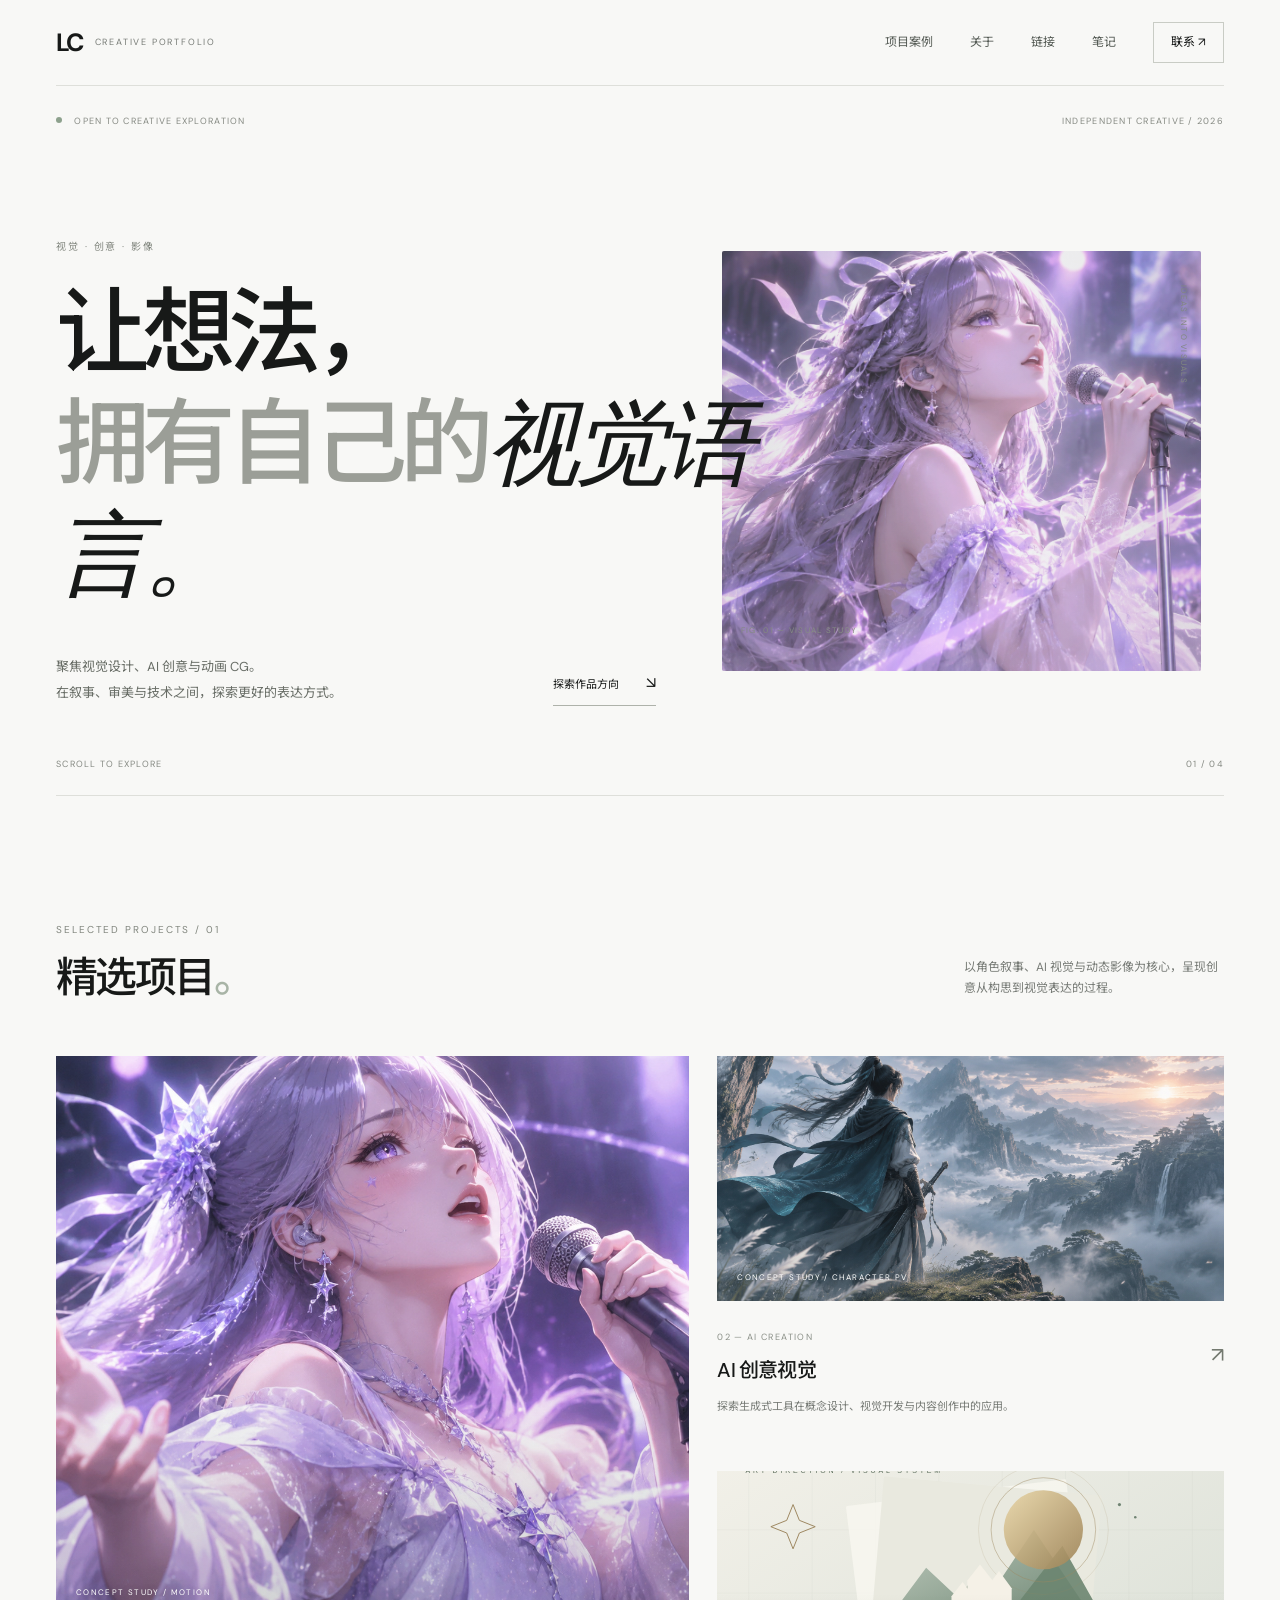
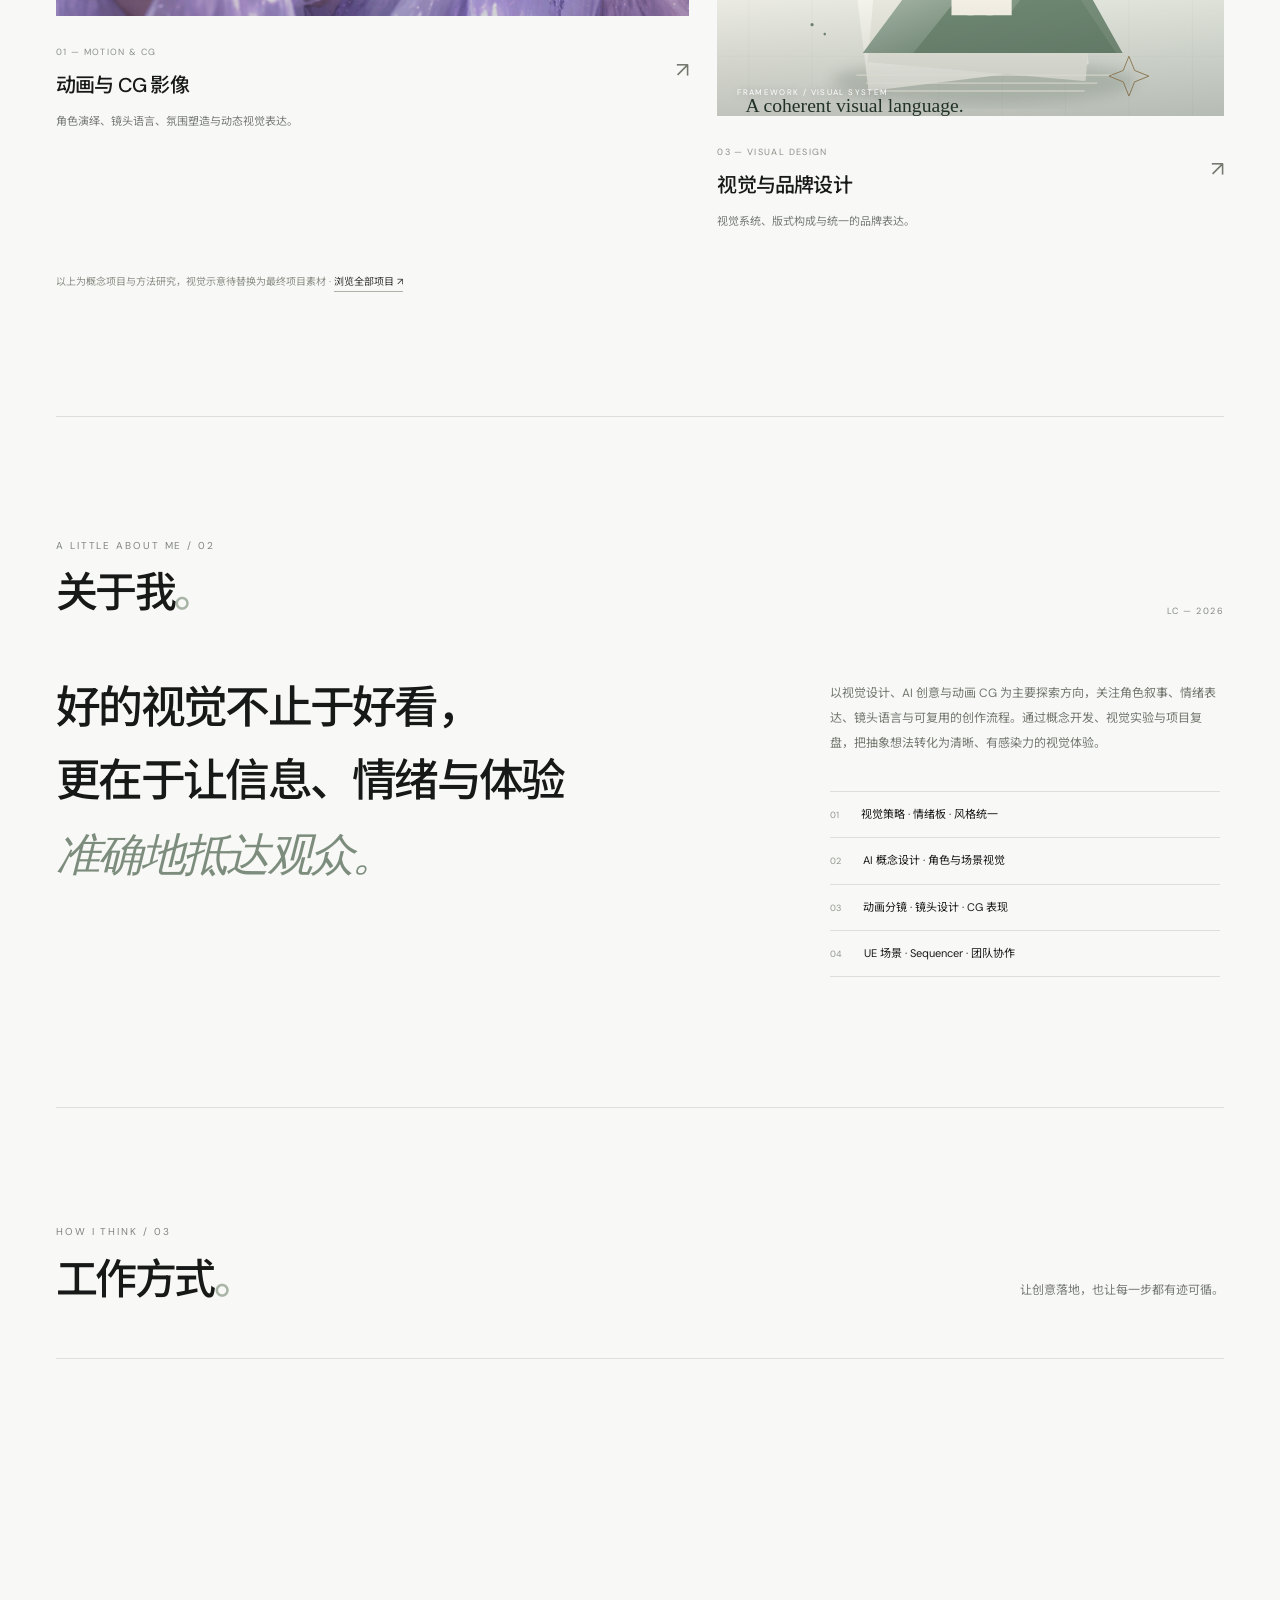
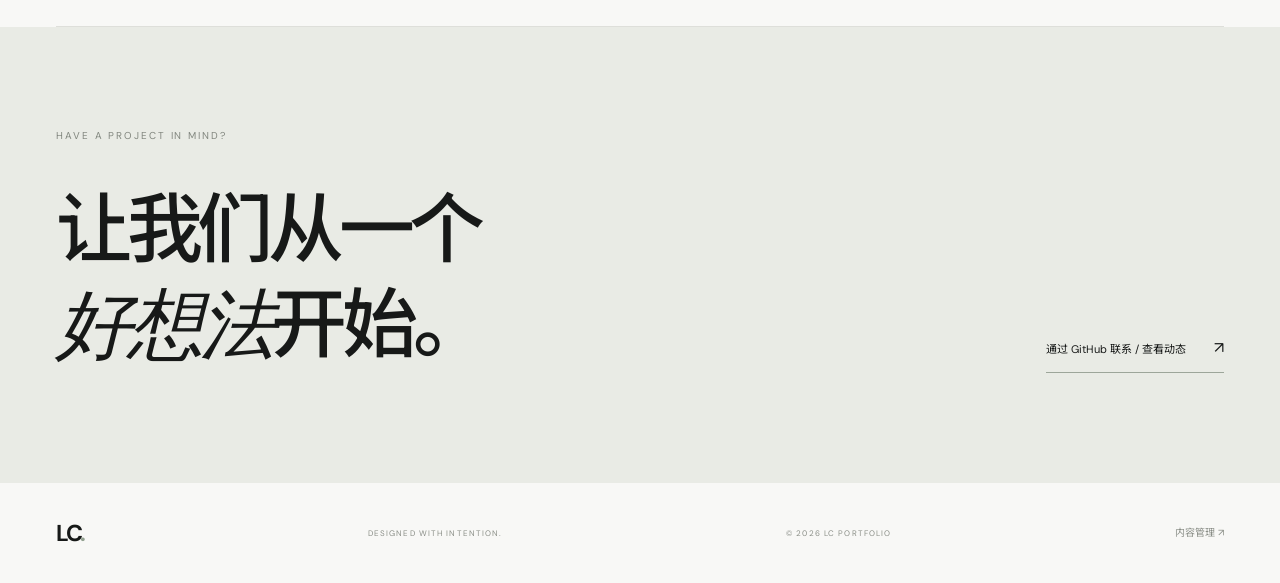
<file: index.html>
<!doctype html>
<html lang="zh-CN">
<head>
<meta charset="utf-8">
<meta name="viewport" content="width=device-width,initial-scale=1">
<meta name="theme-color" content="#f8f8f6">
<meta name="description" content="LC 个人创意作品集，聚焦视觉设计、AI创意、动画与CG影像。">
<title>LC — Creative Portfolio</title>
<link rel="preconnect" href="https://fonts.googleapis.com">
<link rel="preconnect" href="https://fonts.gstatic.com" crossorigin>
<link href="https://fonts.googleapis.com/css2?family=DM+Sans:wght@400;500;600;700&family=Noto+Sans+SC:wght@400;500;600;700&display=swap" rel="stylesheet">
<link rel="stylesheet" href="style.css">
</head>
<body>
<a class="skip" href="#main">跳到正文</a>
<header class="site-header">
<a class="brand" href="index.html" aria-label="LC 首页"><span class="brand-mark">LC</span><span class="brand-name">CREATIVE PORTFOLIO</span></a>
<button class="menu-toggle" type="button" aria-expanded="false" aria-controls="site-nav" aria-label="打开导航"><span></span><span></span></button>
<nav id="site-nav" aria-label="主导航"><a href="projects.html">项目案例</a><a href="#about">关于</a><a href="links.html">链接</a><a href="notes.html">笔记</a><a class="nav-contact" href="#contact">联系 ↗</a></nav>
</header>
<main id="main">
<section class="hero" aria-labelledby="hero-title">
<div class="hero-meta"><span><i class="status-dot"></i> OPEN TO CREATIVE EXPLORATION</span><span>INDEPENDENT CREATIVE / 2026</span></div>
<div class="hero-copy"><p class="eyebrow">视觉 · 创意 · 影像</p><h1 id="hero-title">让想法，<br><span>拥有自己的</span><em>视觉语言。</em></h1><div class="hero-bottom"><p class="hero-intro">聚焦视觉设计、AI 创意与动画 CG。<br>在叙事、审美与技术之间，探索更好的表达方式。</p><a class="text-link" href="#work">探索作品方向 <span>↘</span></a></div></div>
<div class="hero-art"><img src="assets/fenyin-close-hd.jpg?v=20261119?v=20261119-3" alt="舞台与声音粒子概念视觉"><span class="art-index">FIG. 01 — VISUAL STUDY</span><span class="art-side">IDEAS INTO VISUALS</span></div>
<div class="hero-foot"><span>SCROLL TO EXPLORE</span><span>01 / 04</span></div>
</section>
<section class="section work-section" id="work"><div class="section-heading"><div><p class="eyebrow">SELECTED PROJECTS / 01</p><h2>精选项目<span>。</span></h2></div><p class="section-note">以角色叙事、AI 视觉与动态影像为核心，呈现创意从构思到视觉表达的过程。</p></div>
<div class="work-grid">
<a class="work-card work-card-large" href="project.html?case=fenyin"><div class="work-visual"><img src="assets/fenyin-stage-hd.jpg?v=20261119?v=20261119-3" alt="绯音角色舞台视觉示意"><span class="visual-caption">CONCEPT STUDY / MOTION</span></div><div class="work-info"><div><span class="work-type">01 — MOTION & CG</span><h3>动画与 CG 影像</h3></div><span class="work-arrow">↗</span></div><p class="work-desc">角色演绎、镜头语言、氛围塑造与动态视觉表达。</p></a>
<a class="work-card" href="project.html?case=qingyu"><div class="work-visual"><img src="assets/qingyu-stage-hd.jpg?v=20261119?v=20261119-3" alt="青羽山崖场景视觉示意"><span class="visual-caption">CONCEPT STUDY / CHARACTER PV</span></div><div class="work-info"><div><span class="work-type">02 — AI CREATION</span><h3>AI 创意视觉</h3></div><span class="work-arrow">↗</span></div><p class="work-desc">探索生成式工具在概念设计、视觉开发与内容创作中的应用。</p></a>
<a class="work-card" href="project.html?case=system"><div class="work-visual"><img src="assets/visual-system.svg?v=20261119-3" alt="视觉系统概念版式示意"><span class="visual-caption">FRAMEWORK / VISUAL SYSTEM</span></div><div class="work-info"><div><span class="work-type">03 — VISUAL DESIGN</span><h3>视觉与品牌设计</h3></div><span class="work-arrow">↗</span></div><p class="work-desc">视觉系统、版式构成与统一的品牌表达。</p></a>
</div><p class="work-hint">以上为概念项目与方法研究，视觉示意待替换为最终项目素材 · <a href="projects.html">浏览全部项目 ↗</a></p></section>
<section class="about-section section" id="about"><div class="section-heading"><div><p class="eyebrow">A LITTLE ABOUT ME / 02</p><h2>关于我<span>。</span></h2></div><span class="about-number">LC — 2026</span></div><div class="about-layout"><p class="about-statement">好的视觉不止于好看，<br>更在于让信息、情绪与体验<br><span>准确地抵达观众。</span></p><div class="about-detail"><p>以视觉设计、AI 创意与动画 CG 为主要探索方向，关注角色叙事、情绪表达、镜头语言与可复用的创作流程。通过概念开发、视觉实验与项目复盘，把抽象想法转化为清晰、有感染力的视觉体验。</p><div class="focus-list"><div><span>01</span>视觉策略 · 情绪板 · 风格统一</div><div><span>02</span>AI 概念设计 · 角色与场景视觉</div><div><span>03</span>动画分镜 · 镜头设计 · CG 表现</div><div><span>04</span>UE 场景 · Sequencer · 团队协作</div></div></div></div></section>
<section class="principles-section section"><div class="section-heading"><div><p class="eyebrow">HOW I THINK / 03</p><h2>工作方式<span>。</span></h2></div><p class="section-note">让创意落地，也让每一步都有迹可循。</p></div><div class="principles-grid"><article><span class="principle-no">01</span><h3>先定义问题</h3><p>明确目标、受众与核心信息，再确定视觉策略。</p></article><article><span class="principle-no">02</span><h3>建立视觉系统</h3><p>从情绪板、风格探索到规范，让表达保持一致。</p></article><article><span class="principle-no">03</span><h3>持续迭代</h3><p>重视制作流程、反馈验证与最终交付质量。</p></article></div></section>
<section class="contact-section" id="contact"><p class="eyebrow">HAVE A PROJECT IN MIND?</p><div class="contact-row"><h2>让我们从一个<br><em>好想法</em>开始。</h2><a class="contact-link" href="https://github.com/lc371005266-ux" target="_blank" rel="noopener noreferrer">通过 GitHub 联系 / 查看动态 <span>↗</span></a></div></section>
</main>
<footer class="site-footer"><a class="footer-brand" href="index.html">LC<span>.</span></a><span>DESIGNED WITH INTENTION.</span><span>© 2026 LC PORTFOLIO</span><a href="admin/index.html">内容管理 ↗</a></footer>
<script>
const toggle=document.querySelector('.menu-toggle'),nav=document.querySelector('#site-nav');
toggle.addEventListener('click',()=>{const open=toggle.getAttribute('aria-expanded')==='true';toggle.setAttribute('aria-expanded',String(!open));nav.classList.toggle('is-open',!open)});
nav.querySelectorAll('a').forEach(link=>link.addEventListener('click',()=>{toggle.setAttribute('aria-expanded','false');nav.classList.remove('is-open')}));
const revealItems=document.querySelectorAll('.section,.work-card,.principles-grid article');
if('IntersectionObserver'in window&&!window.matchMedia('(prefers-reduced-motion: reduce)').matches){document.body.classList.add('has-motion');const observer=new IntersectionObserver(entries=>entries.forEach(entry=>{if(entry.isIntersecting){entry.target.classList.add('is-visible');observer.unobserve(entry.target)}}),{threshold:.12});revealItems.forEach(item=>observer.observe(item))}
</script>
</body>
</html>
</file>
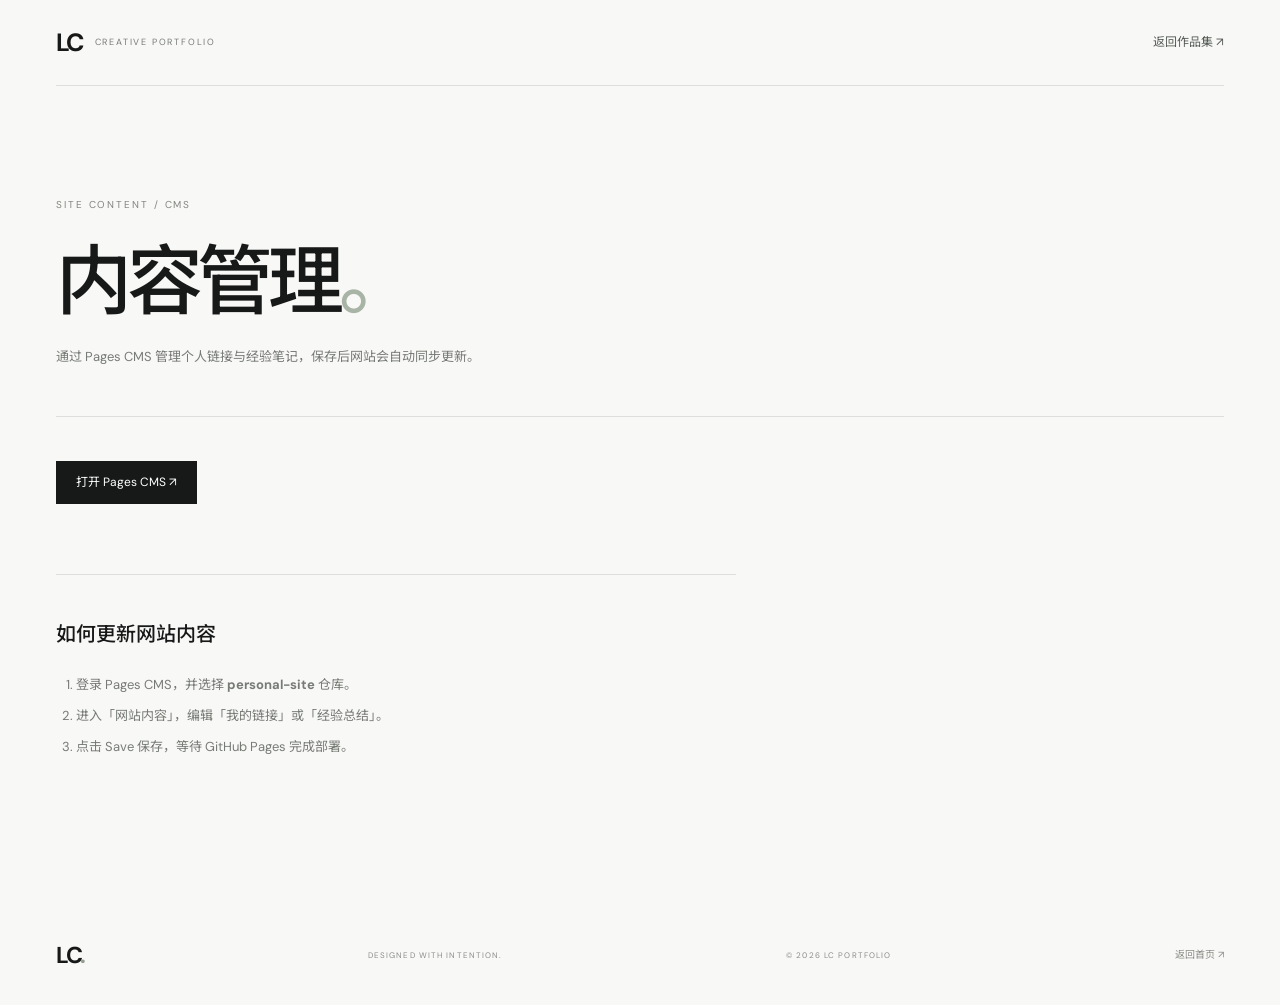
<file: admin/index.html>
<!doctype html>
<html lang="zh-CN">
<head>
<meta charset="utf-8">
<meta name="viewport" content="width=device-width,initial-scale=1">
<meta name="theme-color" content="#f8f8f6">
<title>内容管理 · LC Creative Portfolio</title>
<link rel="preconnect" href="https://fonts.googleapis.com">
<link rel="preconnect" href="https://fonts.gstatic.com" crossorigin>
<link href="https://fonts.googleapis.com/css2?family=DM+Sans:wght@400;500;600;700&family=Noto+Sans+SC:wght@400;500;600;700&display=swap" rel="stylesheet">
<link rel="stylesheet" href="../style.css">
</head>
<body>
<header class="site-header">
<a class="brand" href="../index.html"><span class="brand-mark">LC</span><span class="brand-name">CREATIVE PORTFOLIO</span></a>
<nav aria-label="主导航"><a href="../index.html">返回作品集 ↗</a></nav>
</header>
<main class="content-page">
<div class="content-intro"><p class="eyebrow">SITE CONTENT / CMS</p><h1>内容管理<span>。</span></h1><p>通过 Pages CMS 管理个人链接与经验笔记，保存后网站会自动同步更新。</p></div>
<a class="button" href="https://app.pagescms.org/" target="_blank" rel="noopener noreferrer">打开 Pages CMS ↗</a>
<section class="admin-help"><h2>如何更新网站内容</h2><ol><li>登录 Pages CMS，并选择 <strong>personal-site</strong> 仓库。</li><li>进入「网站内容」，编辑「我的链接」或「经验总结」。</li><li>点击 Save 保存，等待 GitHub Pages 完成部署。</li></ol></section>
</main>
<footer class="site-footer"><a class="footer-brand" href="../index.html">LC<span>.</span></a><span>DESIGNED WITH INTENTION.</span><span>© 2026 LC PORTFOLIO</span><a href="../index.html">返回首页 ↗</a></footer>
</body>
</html>
</file>
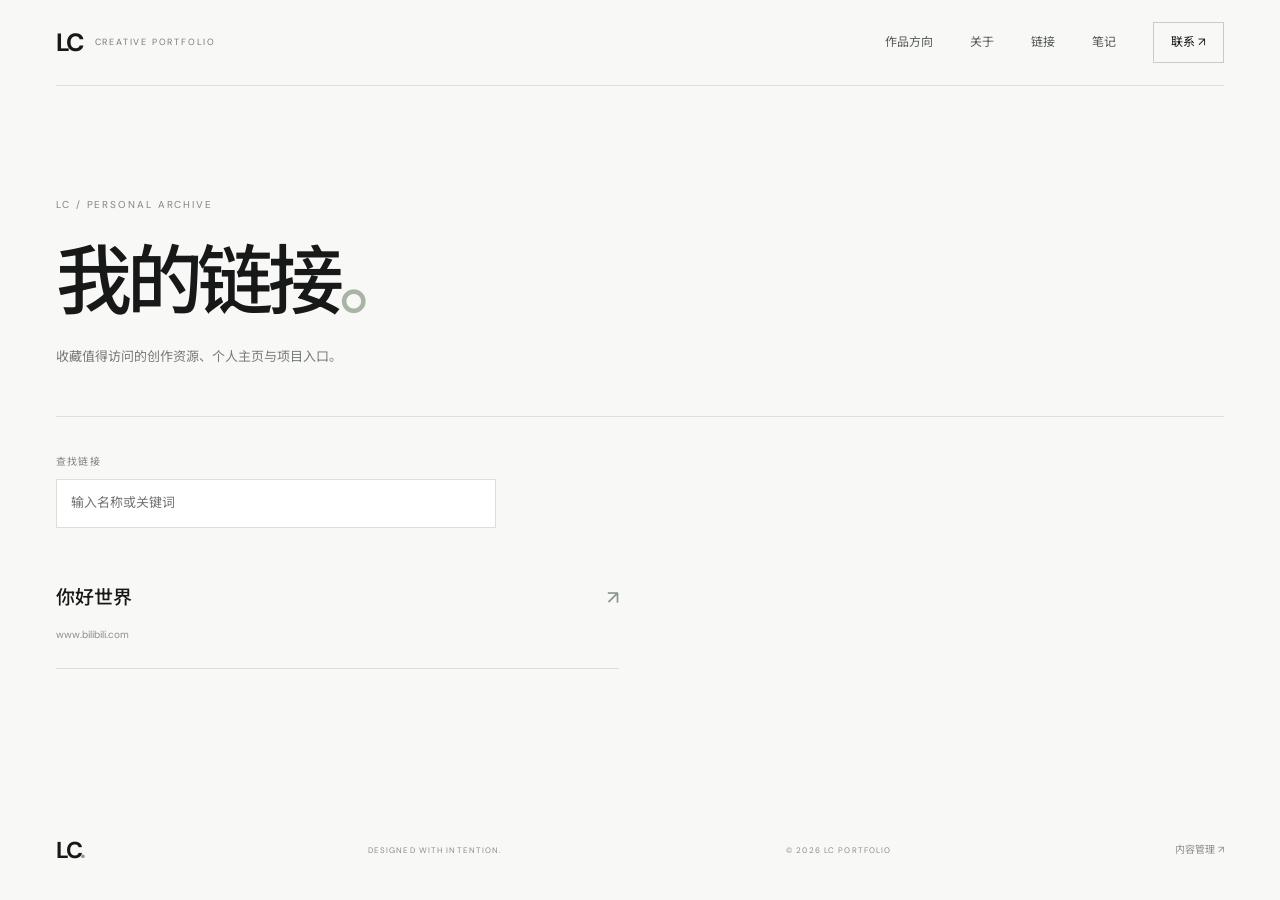
<file: links.html>
<!doctype html>
<html lang="zh-CN">
<head>
<meta charset="utf-8">
<meta name="viewport" content="width=device-width,initial-scale=1">
<meta name="theme-color" content="#f8f8f6">
<meta name="description" content="收藏值得访问的创作资源、个人主页与项目入口。">
<title>我的链接 · LC Creative Portfolio</title>
<link rel="preconnect" href="https://fonts.googleapis.com">
<link rel="preconnect" href="https://fonts.gstatic.com" crossorigin>
<link href="https://fonts.googleapis.com/css2?family=DM+Sans:wght@400;500;600;700&family=Noto+Sans+SC:wght@400;500;600;700&display=swap" rel="stylesheet">
<link rel="stylesheet" href="style.css">
</head>
<body>
<a class="skip" href="#main">跳到正文</a>
<header class="site-header">
<a class="brand" href="index.html"><span class="brand-mark">LC</span><span class="brand-name">CREATIVE PORTFOLIO</span></a>
<button class="menu-toggle" type="button" aria-expanded="false" aria-controls="site-nav" aria-label="打开导航"><span></span><span></span></button>
<nav id="site-nav" aria-label="主导航"><a href="index.html#work">作品方向</a><a href="index.html#about">关于</a><a href="links.html" aria-current="page">链接</a><a href="notes.html" >笔记</a><a class="nav-contact" href="index.html#contact">联系 ↗</a></nav>
</header>
<main id="main" class="content-page">
<div class="content-intro"><p class="eyebrow">LC / PERSONAL ARCHIVE</p><h1>我的链接<span>。</span></h1><p>收藏值得访问的创作资源、个人主页与项目入口。</p></div>
<div id="content-list" class="grid" aria-live="polite">正在加载…</div>
<noscript>请启用 JavaScript 查看内容。</noscript>
</main>
<footer class="site-footer"><a class="footer-brand" href="index.html">LC<span>.</span></a><span>DESIGNED WITH INTENTION.</span><span>© 2026 LC PORTFOLIO</span><a href="admin/index.html">内容管理 ↗</a></footer>
<script src="content.js" defer data-kind="links"></script>
<script>
const toggle=document.querySelector('.menu-toggle'),nav=document.querySelector('#site-nav');
toggle.addEventListener('click',()=>{const open=toggle.getAttribute('aria-expanded')==='true';toggle.setAttribute('aria-expanded',String(!open));nav.classList.toggle('is-open',!open)});
nav.querySelectorAll('a').forEach(link=>link.addEventListener('click',()=>{toggle.setAttribute('aria-expanded','false');nav.classList.remove('is-open')}));
</script>
</body>
</html>
</file>
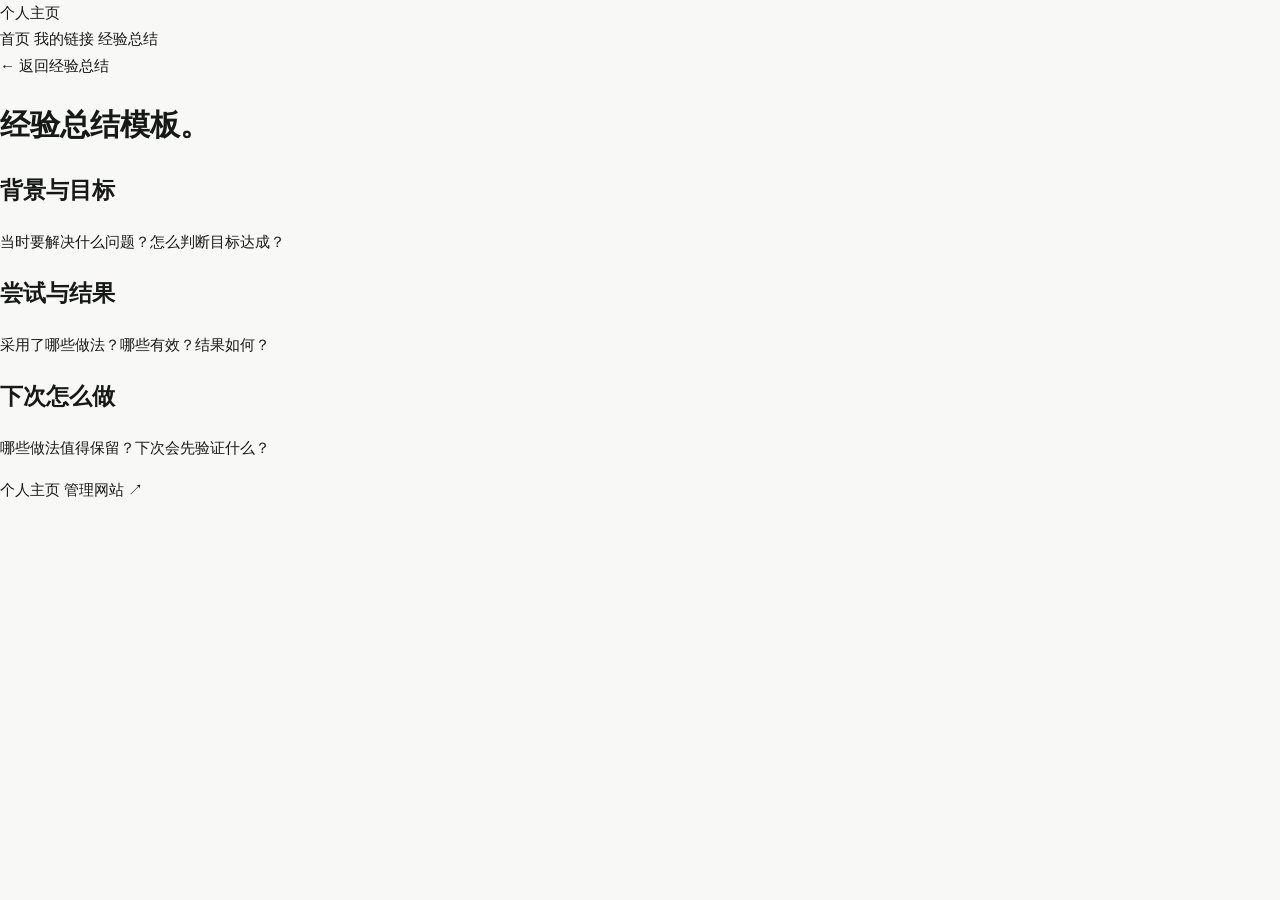
<file: note-template.html>
<!doctype html>
<html lang="zh-CN">
<head>
<meta charset="utf-8">
<meta name="viewport" content="width=device-width,initial-scale=1">
<meta name="description" content="个人链接和经验总结">
<title>经验总结模板 · 个人主页</title>
<link rel="stylesheet" href="style.css">
</head>
<body>
<a class="skip" href="#main">跳到正文</a>
<header>
<a class="brand" href="index.html">个人主页</a>
<nav aria-label="主导航">
<a href="index.html">首页</a>
<a href="links.html">我的链接</a>
<a href="notes.html" aria-current="location">经验总结</a>
</nav>
</header>
<main id="main">
<a href="notes.html">← 返回经验总结</a>
<h1>经验总结模板<span>。</span>
</h1>
<article class="card empty">
<h2>背景与目标</h2>
<p>当时要解决什么问题？怎么判断目标达成？</p>
<h2>尝试与结果</h2>
<p>采用了哪些做法？哪些有效？结果如何？</p>
<h2>下次怎么做</h2>
<p>哪些做法值得保留？下次会先验证什么？</p>
</article>
</main>
<footer>
<span>个人主页</span>
<a href="admin/index.html">管理网站 ↗</a>
</footer>
</body>
</html>
</file>
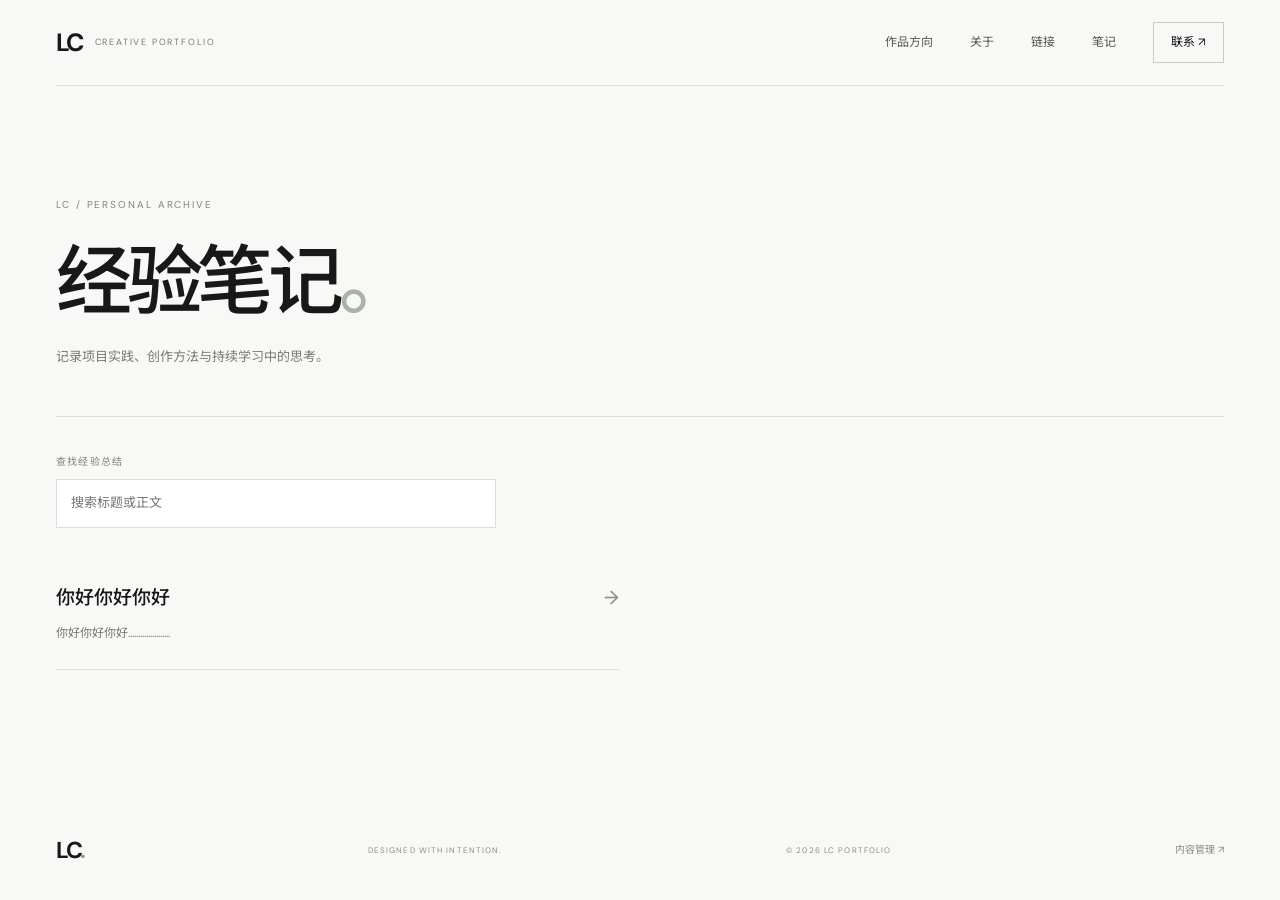
<file: notes.html>
<!doctype html>
<html lang="zh-CN">
<head>
<meta charset="utf-8">
<meta name="viewport" content="width=device-width,initial-scale=1">
<meta name="theme-color" content="#f8f8f6">
<meta name="description" content="记录项目实践、创作方法与持续学习中的思考。">
<title>经验笔记 · LC Creative Portfolio</title>
<link rel="preconnect" href="https://fonts.googleapis.com">
<link rel="preconnect" href="https://fonts.gstatic.com" crossorigin>
<link href="https://fonts.googleapis.com/css2?family=DM+Sans:wght@400;500;600;700&family=Noto+Sans+SC:wght@400;500;600;700&display=swap" rel="stylesheet">
<link rel="stylesheet" href="style.css">
</head>
<body>
<a class="skip" href="#main">跳到正文</a>
<header class="site-header">
<a class="brand" href="index.html"><span class="brand-mark">LC</span><span class="brand-name">CREATIVE PORTFOLIO</span></a>
<button class="menu-toggle" type="button" aria-expanded="false" aria-controls="site-nav" aria-label="打开导航"><span></span><span></span></button>
<nav id="site-nav" aria-label="主导航"><a href="index.html#work">作品方向</a><a href="index.html#about">关于</a><a href="links.html" >链接</a><a href="notes.html" aria-current="page">笔记</a><a class="nav-contact" href="index.html#contact">联系 ↗</a></nav>
</header>
<main id="main" class="content-page">
<div class="content-intro"><p class="eyebrow">LC / PERSONAL ARCHIVE</p><h1>经验笔记<span>。</span></h1><p>记录项目实践、创作方法与持续学习中的思考。</p></div>
<div id="content-list" class="grid" aria-live="polite">正在加载…</div>
<noscript>请启用 JavaScript 查看内容。</noscript>
</main>
<footer class="site-footer"><a class="footer-brand" href="index.html">LC<span>.</span></a><span>DESIGNED WITH INTENTION.</span><span>© 2026 LC PORTFOLIO</span><a href="admin/index.html">内容管理 ↗</a></footer>
<script src="content.js" defer data-kind="notes"></script>
<script>
const toggle=document.querySelector('.menu-toggle'),nav=document.querySelector('#site-nav');
toggle.addEventListener('click',()=>{const open=toggle.getAttribute('aria-expanded')==='true';toggle.setAttribute('aria-expanded',String(!open));nav.classList.toggle('is-open',!open)});
nav.querySelectorAll('a').forEach(link=>link.addEventListener('click',()=>{toggle.setAttribute('aria-expanded','false');nav.classList.remove('is-open')}));
</script>
</body>
</html>
</file>
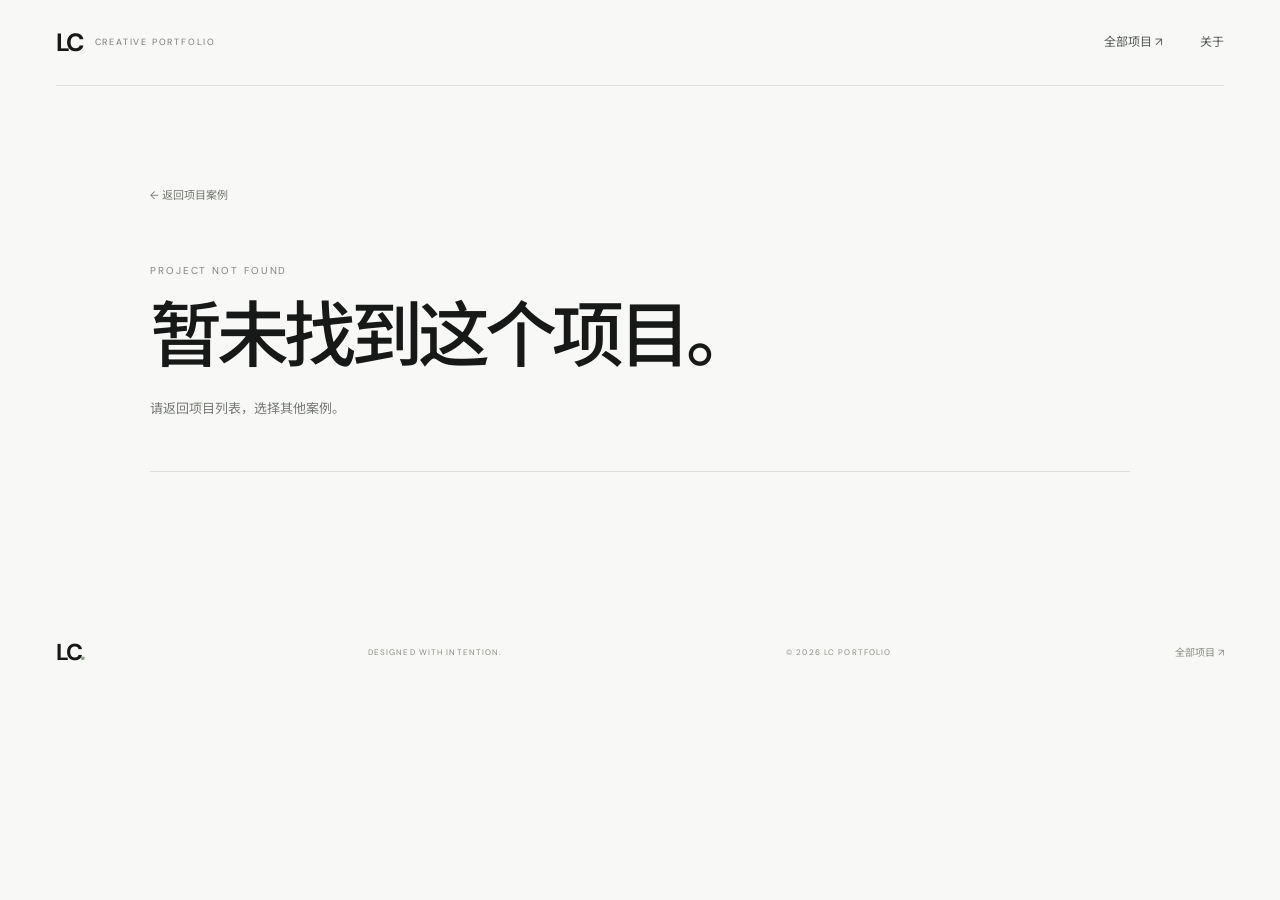
<file: project.html>
<!doctype html>
<html lang="zh-CN"><head><meta charset="utf-8"><meta name="viewport" content="width=device-width,initial-scale=1"><meta name="theme-color" content="#f8f8f6"><meta name="description" content="LC 作品项目详情与创作过程。"><title>项目详情 · LC Creative Portfolio</title><link rel="preconnect" href="https://fonts.googleapis.com"><link rel="preconnect" href="https://fonts.gstatic.com" crossorigin><link href="https://fonts.googleapis.com/css2?family=DM+Sans:wght@400;500;600;700&family=Noto+Sans+SC:wght@400;500;600;700&display=swap" rel="stylesheet"><link rel="stylesheet" href="style.css"></head>
<body><a class="skip" href="#main">跳到正文</a><header class="site-header"><a class="brand" href="index.html"><span class="brand-mark">LC</span><span class="brand-name">CREATIVE PORTFOLIO</span></a><nav aria-label="主导航"><a href="projects.html">全部项目 ↗</a><a href="index.html#about">关于</a></nav></header>
<main id="main" class="case-detail"><a class="case-back" href="projects.html">← 返回项目案例</a><div id="case-content"></div></main>
<footer class="site-footer"><a class="footer-brand" href="index.html">LC<span>.</span></a><span>DESIGNED WITH INTENTION.</span><span>© 2026 LC PORTFOLIO</span><a href="projects.html">全部项目 ↗</a></footer>
<script>
const cases={
fenyin:{eyebrow:'CHARACTER PV / VISUAL DEVELOPMENT',title:'绯音 — 声音与治愈',intro:'以音乐为叙事媒介，描绘角色从压抑、自我怀疑到坚持、释放与治愈的情绪转变。通过舞台灯光、声音粒子与镜头节奏，让角色内心变化转化为可感知的视觉体验。',art:'fenyin-stage-hd.jpg?v=20261119',background:'角色在舞台表演中遭遇过往创伤与自我怀疑，声音既是压力的来源，也是最终完成自我表达与情绪释放的力量。',visual:'写实与梦幻舞台感结合；回忆段偏低饱和与高反差，现实及能力段采用高饱和柔光、淡紫光与音符粒子。',deliverables:'角色视觉方向、分幕分镜提示、微表情与动作设计、声音设计方向、AI 视频镜头提示。',tags:['角色 PV','情绪叙事','舞台视觉','AI 视频','镜头设计'],frames:[['01 / THE SILENCE','压抑与不安','低饱和、强对比、留白构图'],['02 / THE TURNING','坚持与转化','呼吸、手部动作与节奏逐渐增强'],['03 / THE RELEASE','释放与治愈','淡紫光、环形声浪与扩散光波']],steps:[['01','情绪定位','明确角色心理曲线与核心情绪关键词'],['02','视觉开发','建立色彩、灯光、材质与粒子语言'],['03','镜头设计','拆解景别、微表情、动作与运镜节奏'],['04','动态呈现','整合音乐、环境声与视觉特效方向']]},
qingyu:{eyebrow:'GAME CHARACTER PV / STORYTELLING',title:'青羽 — 风中的承诺',intro:'围绕“有些承诺，要用一生去偿还”的主题，以回忆交织的方式讲述角色失去、相遇与成长。通过风、山崖、洞穴、门派与日常细节建立情感记忆。',art:'qingyu-stage-hd.jpg?v=20261119',background:'青羽幼年经历村庄变故，被御风门弟子带回宗门；在基础弟子营中遇见开朗的阿翔。两人的性格反差与陪伴关系构成故事的情感支点。',visual:'悲壮、克制、回忆交织；以风、衣摆、雾气、山体尺度和冷暖光变化传递孤独与陪伴。',deliverables:'一分钟角色 PV 结构、人物关系设定、镜头节奏规划、场景氛围与 AI 视频提示方向。',tags:['游戏角色 PV','剧情编排','人物关系','镜头叙事','氛围设计'],frames:[['01 / THE CLIFF','孤独与失去','远景建立空间，风声强化孤独'],['02 / THE MEMORY','创伤与回忆','洞穴、火光与碎片化闪回'],['03 / THE PROMISE','相遇与陪伴','生活细节建立关系与情感温度']],steps:[['01','人物弧光','梳理角色经历、动机与情感变化'],['02','故事结构','建立开场钩子、回忆转场与情绪高潮'],['03','分镜节奏','安排镜头长度、视线关系与动作衔接'],['04','氛围包装','统一风、雾、光线与环境声音设计']]},
system:{eyebrow:'ART DIRECTION / DESIGN SYSTEM',title:'版本主题视觉系统',intro:'从版本主题与核心情绪出发，建立可复用的游戏版本视觉包装工作流，让主视觉、宣传物料、活动页面与内容传播保持统一的视觉语言。',art:'visual-system.svg',background:'版本宣传常涉及多团队、多渠道与多种规格，若缺少统一视觉基准，容易出现风格分散、资产重复制作和落地不一致。',visual:'以主题情绪板作为起点，将核心视觉符号转化为可复用的设计组件，并通过版式、色彩和动效规范保证多场景一致性。',deliverables:'情绪板模板、视觉规范清单、版本物料拆解表、跨团队评审流程与资产交付规范。',tags:['Art Direction','Moodboard','视觉规范','游戏宣发','协作流程'],frames:[['01 / DISCOVER','主题研究','受众、情绪关键词与视觉参考'],['02 / DEFINE','方向确立','主色、字体、图形与材质语言'],['03 / DEPLOY','多端延展','主视觉、社媒物料与游戏内触点']],steps:[['01','主题研究','拆解版本主题、受众与传播目标'],['02','情绪板','收敛参考图、色彩与视觉关键词'],['03','规范系统','建立组件、版式、动效与文件规则'],['04','多端落地','管理延展物料、评审与资产交付']]}
};
const root=document.getElementById('case-content');
const key=new URLSearchParams(location.search).get('case');
const item=cases[key];
if(!item){root.innerHTML='<div class="case-header"><p class="eyebrow">PROJECT NOT FOUND</p><h1>暂未找到这个项目。</h1><p>请返回项目列表，选择其他案例。</p></div>'; }
else{
document.title=item.title+' · LC Creative Portfolio';
const safe=s=>String(s).replace(/[&<>"']/g,c=>({'&':'&amp;','<':'&lt;','>':'&gt;','"':'&quot;',"'":'&#39;'}[c]));
root.innerHTML=
'<header class="case-header case-header-editorial"><p class="eyebrow">'+safe(item.eyebrow)+'</p><h1>'+safe(item.title)+'</h1><p>'+safe(item.intro)+'</p><div class="case-quick-meta"><span>CREATIVE DIRECTION</span><span>VISUAL DEVELOPMENT</span><span>2026 / CONCEPT STUDY</span></div></header>'+
'<div class="case-hero-art case-hero-cinema"><img src="assets/'+safe(item.art)+'" alt="'+safe(item.title)+' 项目概念视觉"><div class="cinema-overlay"><span>SELECTED VISUAL / 01</span><span>LC CREATIVE PORTFOLIO</span></div></div>'+
'<section class="case-summary-grid"><div><span class="case-kicker">THE PROJECT</span><h2>让想法成为<br><em>可感知的体验。</em></h2></div><p>'+safe(item.background)+'</p></section>'+
'<section class="case-story-section"><div class="case-section-heading"><div><span class="case-kicker">VISUAL NARRATIVE</span><h2>叙事与视觉节奏</h2></div><span class="case-side-note">THREE ACTS / VISUAL STUDY</span></div><div class="case-frame-grid">'+item.frames.map((f,i)=>'<article class="case-frame"><div class="case-frame-image frame-'+i+'"><img src="assets/'+safe(item.art)+'" alt="'+safe(f[1])+'视觉片段"><span>0'+(i+1)+'</span></div><p class="case-frame-en">'+safe(f[0])+'</p><h3>'+safe(f[1])+'</h3><p class="case-frame-desc">'+safe(f[2])+'</p></article>').join('')+'</div></section>'+
'<section class="case-process-section"><div class="case-section-heading"><div><span class="case-kicker">FROM IDEA TO IMAGE</span><h2>创作流程</h2></div><span class="case-side-note">PROCESS / 01—04</span></div><div class="case-process-list">'+item.steps.map(s=>'<article class="case-process-step"><span class="process-no">'+safe(s[0])+'</span><h3>'+safe(s[1])+'</h3><p>'+safe(s[2])+'</p><span class="process-arrow">↗</span></article>').join('')+'</div></section>'+
'<section class="case-section case-visual-direction"><h2>视觉方向</h2><p>'+safe(item.visual)+'</p></section><section class="case-section"><h2>工作内容</h2><p>'+safe(item.deliverables)+'</p></section><section class="case-section"><h2>关键词</h2><div class="case-tags">'+item.tags.map(x=>'<span>'+safe(x)+'</span>').join('')+'</div></section>'+
'<section class="case-video-teaser"><div class="video-teaser-art"><img src="assets/'+safe(item.art)+'" alt=""><div class="video-play-mark">▶</div><span class="video-label">MOTION REEL / IN DEVELOPMENT</span></div><div class="video-teaser-copy"><span class="case-kicker">MOTION PREVIEW</span><h2>Moving image<br><em>in progress.</em></h2><p>动态成片与镜头测试将在素材准备完成后补充。当前页面展示的是概念视觉与创作方法，不代表已完成的视频作品。</p></div></section>'+
'<div class="case-note">项目状态：概念方向与创作流程展示。当前视觉为原创概念示意，非真实项目成片或最终交付截图。</div><div class="case-contact"><span>想了解更多创作过程？</span><a href="index.html#contact">联系 / 合作咨询 ↗</a></div>';
}
</script></body></html>
</file>
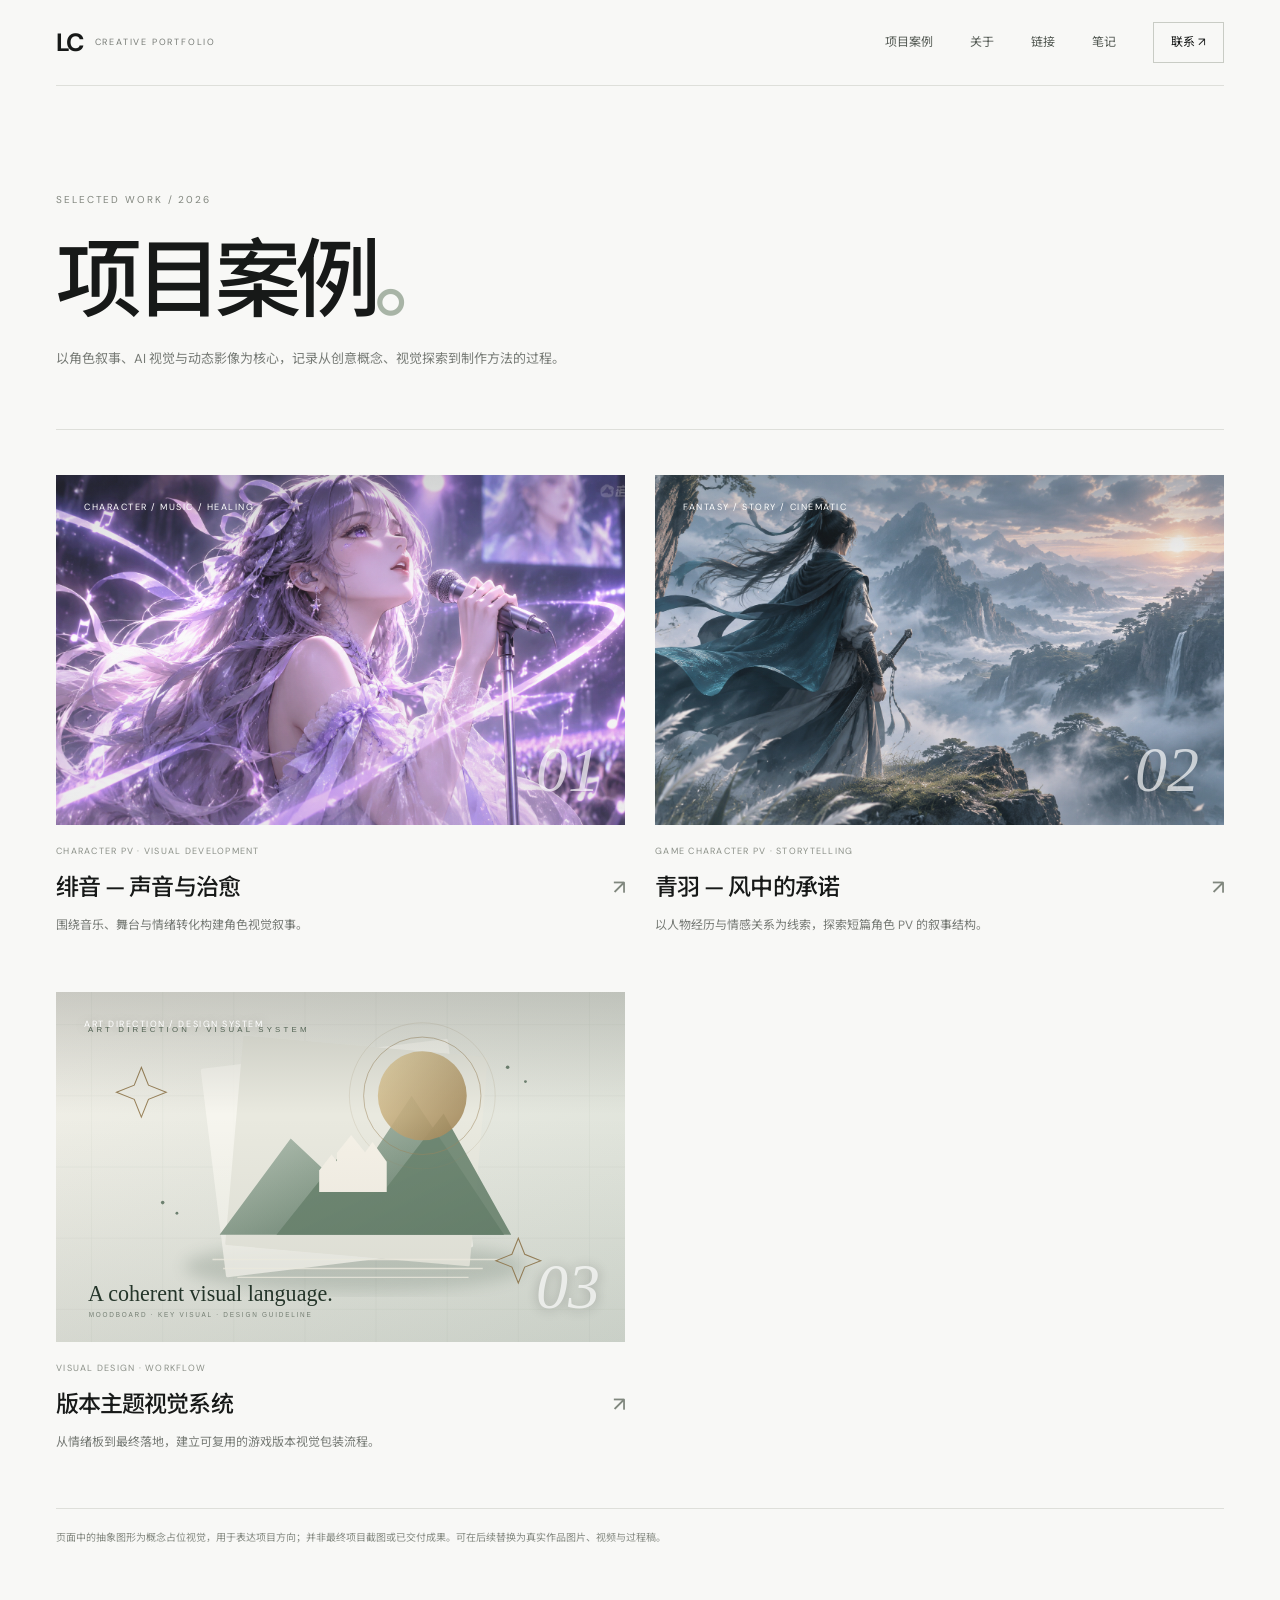
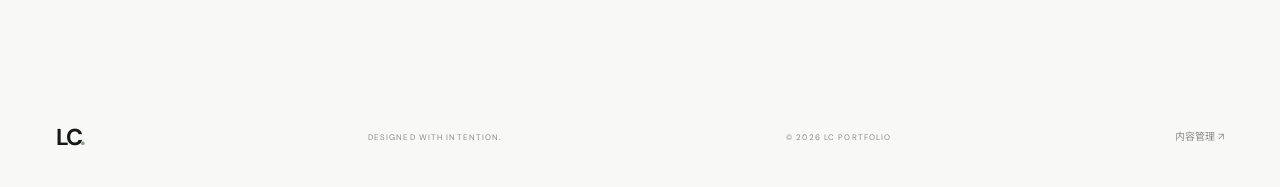
<file: projects.html>
<!doctype html>
<html lang="zh-CN"><head><meta charset="utf-8"><meta name="viewport" content="width=device-width,initial-scale=1"><meta name="theme-color" content="#f8f8f6"><meta name="description" content="LC 创意作品集项目案例：角色动画、AI视觉与视觉系统研究。"><title>项目案例 · LC Creative Portfolio</title><link rel="preconnect" href="https://fonts.googleapis.com"><link rel="preconnect" href="https://fonts.gstatic.com" crossorigin><link href="https://fonts.googleapis.com/css2?family=DM+Sans:wght@400;500;600;700&family=Noto+Sans+SC:wght@400;500;600;700&display=swap" rel="stylesheet"><link rel="stylesheet" href="style.css"></head>
<body><a class="skip" href="#main">跳到正文</a><header class="site-header"><a class="brand" href="index.html"><span class="brand-mark">LC</span><span class="brand-name">CREATIVE PORTFOLIO</span></a><button class="menu-toggle" type="button" aria-expanded="false" aria-controls="site-nav" aria-label="打开导航"><span></span><span></span></button><nav id="site-nav" aria-label="主导航"><a href="projects.html" aria-current="page">项目案例</a><a href="index.html#about">关于</a><a href="links.html">链接</a><a href="notes.html">笔记</a><a class="nav-contact" href="index.html#contact">联系 ↗</a></nav></header>
<main id="main" class="project-index"><div class="project-intro"><p class="eyebrow">SELECTED WORK / 2026</p><h1>项目案例<span>。</span></h1><p>以角色叙事、AI 视觉与动态影像为核心，记录从创意概念、视觉探索到制作方法的过程。</p></div>
<div class="case-grid">
<a class="case-card" href="project.html?case=fenyin"><div class="case-art"><img src="assets/fenyin-close-hd.jpg?v=20261119" alt="绯音舞台与声浪概念视觉"><span class="case-mark">CHARACTER / MUSIC / HEALING</span><span class="case-number">01</span></div><div class="case-meta">CHARACTER PV · VISUAL DEVELOPMENT</div><div class="case-title">绯音 — 声音与治愈<span>↗</span></div><p class="case-desc">围绕音乐、舞台与情绪转化构建角色视觉叙事。</p></a>
<a class="case-card" href="project.html?case=qingyu"><div class="case-art"><img src="assets/qingyu-stage-hd.jpg?v=20261119" alt="青羽山崖与风的概念视觉"><span class="case-mark">FANTASY / STORY / CINEMATIC</span><span class="case-number">02</span></div><div class="case-meta">GAME CHARACTER PV · STORYTELLING</div><div class="case-title">青羽 — 风中的承诺<span>↗</span></div><p class="case-desc">以人物经历与情感关系为线索，探索短篇角色 PV 的叙事结构。</p></a>
<a class="case-card" href="project.html?case=system"><div class="case-art"><img src="assets/visual-system.svg" alt="版本主题视觉系统概念设计"><span class="case-mark">ART DIRECTION / DESIGN SYSTEM</span><span class="case-number">03</span></div><div class="case-meta">VISUAL DESIGN · WORKFLOW</div><div class="case-title">版本主题视觉系统<span>↗</span></div><p class="case-desc">从情绪板到最终落地，建立可复用的游戏版本视觉包装流程。</p></a>
</div><p class="case-disclaimer">页面中的抽象图形为概念占位视觉，用于表达项目方向；并非最终项目截图或已交付成果。可在后续替换为真实作品图片、视频与过程稿。</p></main>
<footer class="site-footer"><a class="footer-brand" href="index.html">LC<span>.</span></a><span>DESIGNED WITH INTENTION.</span><span>© 2026 LC PORTFOLIO</span><a href="admin/index.html">内容管理 ↗</a></footer>
<script>const toggle=document.querySelector('.menu-toggle'),nav=document.querySelector('#site-nav');toggle.addEventListener('click',()=>{const open=toggle.getAttribute('aria-expanded')==='true';toggle.setAttribute('aria-expanded',String(!open));nav.classList.toggle('is-open',!open)});nav.querySelectorAll('a').forEach(a=>a.addEventListener('click',()=>{toggle.setAttribute('aria-expanded','false');nav.classList.remove('is-open')}));</script></body></html>
</file>
<file: style.css>
:root{--paper:#f8f8f6;--ink:#171918;--muted:#777b76;--line:#dedfda;--serif:Georgia,"Times New Roman",serif}*{box-sizing:border-box}html{scroll-behavior:smooth;scroll-padding-top:100px}body{margin:0;background:var(--paper);color:var(--ink);font:15px/1.75 "DM Sans","Noto Sans SC",Arial,sans-serif;-webkit-font-smoothing:antialiased}a{color:inherit;text-decoration:none}button{font:inherit}a:focus-visible,button:focus-visible{outline:2px solid #657b6a;outline-offset:5px}.skip{position:absolute;top:-100px;left:20px;z-index:20;background:white;padding:10px 16px}.skip:focus{top:12px}.site-header{height:86px;width:min(1440px,calc(100% - 112px));margin:auto;display:flex;align-items:center;justify-content:space-between;border-bottom:1px solid var(--line);position:relative;z-index:10}.brand{display:flex;align-items:center;gap:13px}.brand-mark{font-size:25px;font-weight:700;letter-spacing:-.09em}.brand-name{font-size:9px;letter-spacing:.2em;color:var(--muted)}.site-header nav{display:flex;align-items:center;gap:37px}.site-header nav a{font-size:12px;color:#555b55;transition:color .2s}.site-header nav a:hover{color:#111}.site-header nav .nav-contact{border:1px solid #c9ccc5;padding:9px 17px;color:var(--ink)}.menu-toggle{display:none}main{overflow:hidden}.hero{width:min(1440px,calc(100% - 112px));margin:auto;min-height:710px;position:relative;padding-top:28px;border-bottom:1px solid var(--line)}.hero-meta,.hero-foot{display:flex;justify-content:space-between;align-items:center;color:#858982;font-size:9px;letter-spacing:.14em}.status-dot{display:inline-block;width:6px;height:6px;border-radius:50%;background:#8da18d;margin-right:9px;vertical-align:1px}.hero-copy{position:relative;z-index:2;padding-top:108px;max-width:720px}.eyebrow{font-size:10px;letter-spacing:.19em;color:#81867e;margin:0 0 23px}.hero h1{font-size:clamp(54px,7.3vw,104px);line-height:1.18;letter-spacing:-.075em;font-weight:500;margin:0}.hero h1 span{color:#9b9e97}.hero h1 em,.contact-row h2 em{font-family:var(--serif);font-weight:400;letter-spacing:-.055em}.hero-bottom{display:flex;align-items:flex-end;justify-content:space-between;max-width:600px;margin-top:43px}.hero-intro{font-size:13px;line-height:2;color:#686d66;margin:0}.text-link{font-size:11px;border-bottom:1px solid #aeb2aa;padding-bottom:8px}.text-link span{font-size:16px;margin-left:24px}.hero-art{position:absolute;right:2%;top:165px;width:41%;height:420px;overflow:hidden;opacity:.92;background:radial-gradient(ellipse at 50% 50%,#e8eae4 0,#f0f0eb 42%,transparent 72%)}.art-orbit{position:absolute;border:1px solid rgba(96,111,98,.35);border-radius:50%;left:50%;top:49%;transform:translate(-50%,-50%) rotate(-28deg)}.orbit-one{width:78%;height:48%}.orbit-two{width:58%;height:78%;transform:translate(-50%,-50%) rotate(38deg)}.art-core{position:absolute;width:190px;height:190px;left:50%;top:49%;transform:translate(-50%,-50%) rotate(45deg);background:linear-gradient(135deg,#d8ded5,#aab8aa 48%,#eef0e9);border-radius:46% 54% 61% 39%;box-shadow:28px 28px 70px #aeb9ad55,-15px -15px 50px #fff}.art-line{position:absolute;height:1px;background:#87978866;left:8%;right:8%;top:50%;transform:rotate(-23deg)}.line-two{transform:rotate(31deg)}.art-index,.art-side{position:absolute;font-size:8px;letter-spacing:.16em;color:#858d82}.art-index{left:4%;bottom:8%}.art-side{right:2%;top:8%;writing-mode:vertical-rl}.hero-foot{position:absolute;bottom:22px;left:0;right:0}.section{width:min(1240px,calc(100% - 112px));margin:auto;padding:125px 0;border-bottom:1px solid var(--line)}.section-heading{display:flex;justify-content:space-between;align-items:flex-end;margin-bottom:52px}.section-heading .eyebrow{margin-bottom:13px}.section-heading h2{font-size:42px;font-weight:500;letter-spacing:-.06em;line-height:1.25;margin:0}.section-heading h2 span{color:#a8b4a6}.section-note{max-width:260px;color:var(--muted);font-size:12px;margin:0 0 5px}.work-grid{display:grid;grid-template-columns:1.25fr 1fr;gap:54px 28px}.work-card{min-width:0;display:block}.work-card-large{grid-row:span 2}.work-visual{height:245px;position:relative;overflow:hidden;background:#e9eae5}.work-card-large .work-visual{height:560px}.visual-caption{position:absolute;left:20px;bottom:17px;font-size:8px;letter-spacing:.17em;color:#777e75}.visual-motion{background:radial-gradient(ellipse at 48% 45%,#f6f6f1 0,#dfe4dc 42%,#cbd3c9 100%)}.motion-ring{position:absolute;width:60%;height:48%;border:1px solid #899b8a;left:20%;top:26%;border-radius:50%;transform:rotate(-28deg);box-shadow:0 0 0 22px #dce2d855,0 0 0 55px #dce2d833}.motion-block{position:absolute;width:34%;height:43%;left:35%;top:28%;background:linear-gradient(135deg,#f4f5ef,#aebbad);transform:rotate(38deg);border-radius:48% 15% 45% 20%;box-shadow:25px 30px 55px #71817455}.visual-ai{background:linear-gradient(145deg,#e5e8e1,#cfd8ce)}.ai-shape{position:absolute;border-radius:50%}.shape-a{width:190px;height:190px;left:24%;top:8%;background:radial-gradient(circle at 32% 30%,#f9faf4,#a9b9aa 60%,#879b8a)}.shape-b{width:120px;height:120px;right:17%;bottom:5%;background:linear-gradient(145deg,#f4f5ed,#a2b09f);mix-blend-mode:multiply}.visual-design{background:#e9e8e2}.design-type{position:absolute;font:italic 140px/1 Georgia,serif;left:12%;top:13%;color:#3b463d;letter-spacing:-.1em}.design-square{position:absolute;width:105px;height:105px;border:1px solid #829080;right:15%;bottom:15%;transform:rotate(18deg)}.work-info{display:flex;justify-content:space-between;align-items:center;margin-top:21px}.work-type{font-size:9px;letter-spacing:.15em;color:#8b9088}.work-info h3{font-size:20px;font-weight:500;margin:5px 0 0;letter-spacing:-.04em}.work-arrow{font-size:21px;color:#73796f;transition:transform .2s}.work-card:hover .work-arrow{transform:translate(4px,-4px)}.work-desc{font-size:11px;color:var(--muted);margin:9px 0 0}.work-hint{font-size:10px;color:#8a8e86;margin:42px 0 0}.work-hint a{color:#333;border-bottom:1px solid #aeb3aa;padding-bottom:3px}.about-section{padding-top:120px;padding-bottom:130px}.about-number{font-size:9px;letter-spacing:.16em;color:#858a82}.about-layout{display:grid;grid-template-columns:1.25fr .75fr;gap:10%;align-items:start}.about-statement{font-size:clamp(27px,3.5vw,46px);line-height:1.65;letter-spacing:-.06em;margin:0;font-weight:500}.about-statement span{font-family:var(--serif);font-style:italic;color:#7d8d7d}.about-detail{max-width:390px;padding-top:9px}.about-detail>p{font-size:12px;color:#737870;line-height:2.1;margin:0 0 35px}.focus-list{border-top:1px solid var(--line)}.focus-list div{padding:13px 0;border-bottom:1px solid var(--line);font-size:11px}.focus-list span{font-size:9px;color:#92978e;margin-right:22px}.principles-section{padding-top:115px;padding-bottom:125px}.principles-grid{display:grid;grid-template-columns:repeat(3,1fr);border-top:1px solid var(--line)}.principles-grid article{padding:25px 30px 10px 0}.principle-no{font-size:9px;color:#8d958a;letter-spacing:.13em}.principles-grid h3{font-size:17px;font-weight:500;margin:23px 0 9px}.principles-grid p{font-size:11px;color:var(--muted);max-width:260px;margin:0}.contact-section{background:#e9ebe5;padding:100px max(56px,calc((100% - 1240px)/2)) 110px}.contact-section>.eyebrow{margin-bottom:38px}.contact-row{display:flex;align-items:flex-end;justify-content:space-between}.contact-row h2{font-size:clamp(42px,6vw,76px);line-height:1.25;letter-spacing:-.07em;font-weight:500;margin:0}.contact-link{font-size:11px;border-bottom:1px solid #9da69a;padding-bottom:10px}.contact-link span{margin-left:25px;font-size:16px}.site-footer{width:min(1440px,calc(100% - 112px));min-height:100px;margin:auto;display:flex;align-items:center;justify-content:space-between;gap:20px;color:#8a8e87;font-size:8px;letter-spacing:.14em}.footer-brand{font-size:23px;letter-spacing:-.1em;font-weight:700;color:var(--ink)}.footer-brand span{color:#91a08f}.site-footer>a:last-child{letter-spacing:0;font-size:10px}.has-motion .section,.has-motion .work-card,.has-motion .principles-grid article{opacity:0;transform:translateY(18px);transition:opacity .7s ease,transform .7s ease}.has-motion .is-visible{opacity:1;transform:none}@media(max-width:760px){.site-header,.hero,.site-footer{width:calc(100% - 40px)}.site-header{height:72px}.brand-mark{font-size:23px}.brand-name{font-size:8px}.menu-toggle{display:flex;width:38px;height:38px;border:1px solid var(--line);background:transparent;align-items:center;justify-content:center;flex-direction:column;gap:5px}.menu-toggle span{width:15px;height:1px;background:var(--ink)}.site-header nav{display:none;position:absolute;top:71px;left:-20px;right:-20px;background:var(--paper);border-bottom:1px solid var(--line);padding:22px 20px 28px;align-items:stretch;gap:18px;flex-direction:column}.site-header nav.is-open{display:flex}.site-header nav .nav-contact{align-self:flex-start}.hero{min-height:680px;padding-top:20px}.hero-meta{font-size:7px;letter-spacing:.08em}.hero-copy{padding-top:85px}.hero h1{font-size:clamp(48px,12vw,76px)}.hero-bottom{margin-top:30px;align-items:flex-start;gap:20px;flex-direction:column}.hero-intro{font-size:11px}.hero-art{top:auto;bottom:70px;right:0;width:75%;height:240px;opacity:.62}.art-core{width:115px;height:115px}.hero-foot{font-size:7px;bottom:15px}.section{width:calc(100% - 40px);padding:82px 0}.section-heading{align-items:flex-start;gap:20px;flex-direction:column;margin-bottom:34px}.section-heading h2{font-size:34px}.section-note{max-width:300px}.work-grid{grid-template-columns:1fr;gap:38px}.work-card-large{grid-row:auto}.work-card-large .work-visual{height:330px}.work-visual{height:230px}.about-layout{grid-template-columns:1fr;gap:35px}.about-statement{font-size:30px}.about-detail{max-width:none}.principles-grid{grid-template-columns:1fr}.principles-grid article{padding:22px 0;border-bottom:1px solid var(--line)}.principles-grid h3{margin:12px 0 6px}.contact-section{padding:75px 20px 80px}.contact-row{align-items:flex-start;gap:35px;flex-direction:column}.contact-row h2{font-size:48px}.site-footer{min-height:100px;flex-wrap:wrap;padding:22px 0;justify-content:space-between}.site-footer>span:nth-of-type(1){display:none}}@media(prefers-reduced-motion:reduce){html{scroll-behavior:auto}*,*::before,*::after{transition:none!important;animation:none!important}.has-motion .section,.has-motion .work-card,.has-motion .principles-grid article{opacity:1;transform:none}}
.content-page{width:min(1240px,calc(100% - 112px));min-height:calc(100vh - 186px);margin:auto;padding:110px 0 130px;overflow:visible}
.content-intro{padding-bottom:48px;border-bottom:1px solid var(--line);margin-bottom:36px}
.content-intro h1{font-size:clamp(46px,6vw,76px);font-weight:500;letter-spacing:-.07em;line-height:1.2;margin:0 0 18px}
.content-intro h1 span{color:#a8b4a6}
.content-intro>p:last-child{color:var(--muted);font-size:13px;margin:0}
.content-page .grid{display:grid;grid-template-columns:repeat(2,minmax(0,1fr));gap:0 42px}
.content-page .card{display:block;padding:25px 0;border-bottom:1px solid var(--line);min-width:0;overflow-wrap:anywhere}
.content-page .card h2{font-size:19px;font-weight:500;margin:0;display:flex;justify-content:space-between;gap:18px}
.content-page .card h2 span{color:#8b9689}
.content-page .card p{font-size:12px;color:var(--muted);margin:9px 0 0}
.content-page .card:hover h2{color:#718572}
.content-page .search{display:block;margin:0 0 28px;max-width:440px}
.content-page .search span{display:block;font-size:10px;letter-spacing:.12em;color:#82877f;margin-bottom:8px}
.content-page .search input{width:100%;border:1px solid var(--line);background:#fff;color:var(--ink);padding:12px 14px;border-radius:0;font:inherit;font-size:13px}
.content-page .domain{display:block;color:#8b9088;font-size:10px;margin-top:12px}
.content-page .result-note{grid-column:1/-1;color:var(--muted);font-size:12px;padding:28px 0}
.reading{width:min(780px,calc(100% - 48px));min-height:calc(100vh - 186px);margin:auto;padding:100px 0 120px}
.reading .back{font-size:11px;color:#7b8279}
.reading h1{font-size:clamp(34px,5vw,54px);line-height:1.25;letter-spacing:-.06em;font-weight:500;margin:55px 0 30px}
.reading .prose{white-space:pre-wrap;overflow-wrap:anywhere;font-size:14px;line-height:2.1;color:#555c54;border-top:1px solid var(--line);padding-top:30px;min-height:200px}
@media(max-width:760px){.content-page{width:calc(100% - 40px);padding:70px 0 90px}.content-intro{padding-bottom:32px;margin-bottom:20px}.content-intro h1{font-size:48px}.content-page .grid{grid-template-columns:1fr}.reading{padding:65px 0 90px}.reading h1{margin-top:40px}}
.admin-help{max-width:680px;margin-top:70px;border-top:1px solid var(--line);padding-top:25px}.admin-help h2{font-size:20px;font-weight:500}.admin-help ol{padding-left:20px;color:var(--muted);font-size:13px;line-height:2.4}.button{display:inline-flex;align-items:center;background:var(--ink);color:#fff;padding:11px 20px;font-size:12px;margin-top:8px}.button:hover{background:#536755}
/* Portfolio case-study system */
.project-index{width:min(1240px,calc(100% - 112px));margin:auto;padding:105px 0 130px}
.project-intro{border-bottom:1px solid var(--line);padding-bottom:45px;margin-bottom:45px}
.project-intro h1{font-size:clamp(48px,7vw,86px);font-weight:500;letter-spacing:-.075em;line-height:1.15;margin:0 0 18px}
.project-intro h1 span{color:#a8b4a6}.project-intro>p:last-child{font-size:13px;color:var(--muted);max-width:560px}
.case-grid{display:grid;grid-template-columns:repeat(2,minmax(0,1fr));gap:56px 30px}
.case-card{display:block;min-width:0}.case-art{height:350px;position:relative;overflow:hidden;background:#e7eae3}
.case-art .case-mark{position:absolute;left:28px;top:25px;font-size:9px;letter-spacing:.17em;color:#687568}
.case-art .case-number{position:absolute;right:25px;bottom:18px;font:italic 64px Georgia,serif;color:#52605255}
.case-art .case-orb{position:absolute;width:220px;height:220px;left:50%;top:48%;transform:translate(-50%,-50%);border-radius:48% 52% 60% 40%;background:linear-gradient(140deg,#f5f6ef,#aab9aa 60%,#849985);box-shadow:28px 30px 65px #66786644}
.case-art.fenyin{background:radial-gradient(ellipse at 50% 45%,#e9e8f0,#d7d7e2 58%,#c9cbd4)}
.case-art.fenyin .case-orb{background:radial-gradient(circle at 35% 28%,#fff,#c9c2e2 45%,#8d83b3);box-shadow:0 0 90px #a79bdb99}
.case-art.qingyu{background:linear-gradient(145deg,#e5e9e5,#c5d0c8)}
.case-art.qingyu .case-orb{width:170px;height:250px;border-radius:50% 50% 12% 12%;background:linear-gradient(150deg,#edf0e9,#9aa99d 60%,#586d60)}
.case-art.system{background:#e9e8e2}.case-art.system .case-orb{width:250px;height:150px;border-radius:0;transform:translate(-50%,-50%) rotate(-12deg);background:linear-gradient(120deg,#f6f5ee,#b8c1b5);border:1px solid #98a393}
.case-meta{font-size:9px;letter-spacing:.14em;color:#8b9088;margin-top:19px}
.case-title{display:flex;justify-content:space-between;align-items:center;font-size:23px;font-weight:500;letter-spacing:-.04em;margin-top:7px}
.case-title span{font-size:20px;color:#80877e;transition:transform .2s}.case-card:hover .case-title span{transform:translate(4px,-4px)}
.case-desc{font-size:12px;color:var(--muted);margin:8px 0 0}
.case-disclaimer{font-size:10px;color:#858a82;margin-top:55px;border-top:1px solid var(--line);padding-top:20px}
.case-detail{width:min(980px,calc(100% - 112px));margin:auto;padding:95px 0 130px}
.case-back{font-size:11px;color:#737a72}.case-header{padding:55px 0 38px;border-bottom:1px solid var(--line)}
.case-header .eyebrow{margin-bottom:15px}.case-header h1{font-size:clamp(43px,6vw,72px);font-weight:500;letter-spacing:-.07em;line-height:1.18;margin:0 0 18px}
.case-header>p:last-child{max-width:650px;color:var(--muted);font-size:13px}
.case-hero-art{height:440px;margin:38px 0 60px;position:relative;overflow:hidden;background:linear-gradient(135deg,#e8eae4,#d5ddd3);display:grid;place-items:center}
.case-hero-art .hero-object{width:240px;height:280px;border-radius:48% 52% 18% 18%;background:linear-gradient(145deg,#f4f5ef,#a9b8a9 60%,#6f8272);box-shadow:35px 40px 90px #52665355;transform:rotate(12deg)}
.case-hero-art.fenyin{background:radial-gradient(ellipse at center,#e8e5f2,#c9c8d8)}.case-hero-art.fenyin .hero-object{background:radial-gradient(circle at 35% 25%,#fff,#c5bde5 48%,#8075aa);border-radius:50%;box-shadow:0 0 100px #aca1df}
.case-hero-art.system{background:#e8e8e2}.case-hero-art.system .hero-object{border-radius:0;transform:rotate(-18deg);width:310px;height:180px}
.case-section{display:grid;grid-template-columns:180px 1fr;gap:45px;padding:27px 0;border-top:1px solid var(--line)}
.case-section h2{font-size:12px;font-weight:600;margin:0;letter-spacing:.08em}
.case-section p,.case-section li{font-size:13px;color:#626960;line-height:2;margin:0}
.case-section ul{padding-left:18px;margin:0}
.case-tags{display:flex;flex-wrap:wrap;gap:8px}.case-tags span{font-size:10px;border:1px solid #d5d8d1;padding:6px 11px;color:#737b71}
.case-note{background:#eff0eb;padding:18px 20px;font-size:11px;color:#777e74;margin-top:35px}
.case-contact{margin-top:65px;padding-top:25px;border-top:1px solid var(--line);display:flex;justify-content:space-between;gap:20px;align-items:center;font-size:12px}
@media(max-width:760px){.project-index{width:calc(100% - 40px);padding:70px 0 90px}.project-intro{padding-bottom:30px;margin-bottom:30px}.case-grid{grid-template-columns:1fr;gap:38px}.case-art{height:270px}.case-detail{width:calc(100% - 40px);padding:65px 0 90px}.case-header{padding:40px 0 25px}.case-hero-art{height:290px;margin:25px 0 38px}.case-hero-art .hero-object{width:170px;height:200px}.case-section{grid-template-columns:1fr;gap:12px;padding:22px 0}.case-contact{align-items:flex-start;flex-direction:column}}

/* Curated portfolio artwork */
.case-art{isolation:isolate}
.case-art img{position:absolute;inset:0;width:100%;height:100%;object-fit:cover;display:block;transition:transform .8s cubic-bezier(.2,.7,.2,1)}
.case-card:hover .case-art img{transform:scale(1.035)}
.case-art:after{content:"";position:absolute;inset:0;background:linear-gradient(180deg,rgba(15,24,20,.18),transparent 35%,rgba(15,24,20,.08));pointer-events:none}
.case-art .case-mark,.case-art .case-number{z-index:1;color:#fff;text-shadow:0 1px 12px rgba(0,0,0,.25)}
.case-art .case-number{color:rgba(255,255,255,.68)}
.case-hero-art{padding:0;display:block;background:#e8eae4}
.case-hero-art img{width:100%;height:100%;object-fit:cover;display:block}
@media(max-width:760px){.case-art{height:285px}}

.hero-art{border-radius:2px;overflow:hidden;background:#d8d6e4}
.hero-art img{width:100%;height:100%;object-fit:cover;display:block;opacity:.94}
.hero-art:after{content:"";position:absolute;inset:0;background:linear-gradient(90deg,rgba(18,20,26,.12),transparent 45%,rgba(18,20,26,.12));pointer-events:none}
.work-visual{isolation:isolate}
.work-visual img{position:absolute;inset:0;width:100%;height:100%;object-fit:cover;display:block;transition:transform .8s cubic-bezier(.2,.7,.2,1)}
.work-card:hover .work-visual img{transform:scale(1.035)}
.work-visual:after{content:"";position:absolute;inset:0;background:linear-gradient(180deg,transparent 50%,rgba(15,24,20,.18));pointer-events:none}
.work-visual .visual-caption{z-index:1;color:#fff;text-shadow:0 1px 10px rgba(0,0,0,.25)}
@media(max-width:760px){.hero-art{width:78%;height:245px}}

/* Cinematic editorial case studies */
.case-header-editorial{padding:70px 0 34px;border:0}
.case-header-editorial h1{max-width:900px}
.case-header-editorial>p:last-of-type{font-size:14px;line-height:2;max-width:680px}
.case-quick-meta{display:flex;flex-wrap:wrap;gap:28px;margin-top:32px;padding-top:16px;border-top:1px solid var(--line);font-size:8px;letter-spacing:.16em;color:#858b82}
.case-hero-cinema{height:clamp(360px,53vw,650px);margin:0 0 105px;position:relative;background:#d9ddd8}
.case-hero-cinema:after{content:"";position:absolute;inset:0;background:linear-gradient(180deg,rgba(12,20,18,.03) 45%,rgba(12,20,18,.42))}
.case-hero-cinema img{width:100%;height:100%;object-fit:cover;display:block}
.cinema-overlay{position:absolute;z-index:1;left:25px;right:25px;bottom:22px;display:flex;justify-content:space-between;color:#fff;font-size:8px;letter-spacing:.16em}
.case-summary-grid{display:grid;grid-template-columns:1fr 1fr;gap:10%;padding:0 0 100px;border-bottom:1px solid var(--line)}
.case-kicker{font-size:8px;letter-spacing:.18em;color:#899087}
.case-summary-grid h2{font-size:clamp(28px,4vw,48px);line-height:1.45;letter-spacing:-.06em;font-weight:500;margin:18px 0 0}
.case-summary-grid h2 em,.video-teaser-copy h2 em{font-family:var(--serif);font-weight:400;color:#839181}
.case-summary-grid>p{font-size:14px;line-height:2.1;color:#646b62;margin:30px 0 0;max-width:520px}
.case-story-section,.case-process-section{padding:100px 0;border-bottom:1px solid var(--line)}
.case-section-heading{display:flex;justify-content:space-between;align-items:flex-end;margin-bottom:38px}
.case-section-heading h2{font-size:35px;font-weight:500;letter-spacing:-.06em;margin:9px 0 0}
.case-side-note{font-size:8px;letter-spacing:.15em;color:#92978f}
.case-frame-grid{display:grid;grid-template-columns:repeat(3,minmax(0,1fr));gap:18px}
.case-frame{min-width:0}
.case-frame-image{height:300px;position:relative;overflow:hidden;background:#e3e6df}
.case-frame-image img{width:100%;height:100%;object-fit:cover;display:block;transition:transform .8s}
.case-frame:hover .case-frame-image img{transform:scale(1.06)}
.case-frame-image:after{content:"";position:absolute;inset:0;background:linear-gradient(180deg,transparent 55%,rgba(12,20,18,.25))}
.case-frame-image>span{position:absolute;z-index:1;left:15px;bottom:12px;color:white;font:italic 28px Georgia,serif}
.frame-0 img{object-position:25% center;filter:saturate(.72)}
.frame-1 img{object-position:50% center;transform:scale(1.16)}
.frame-2 img{object-position:75% center;filter:brightness(1.08) saturate(1.1)}
.case-frame-en{font-size:8px;letter-spacing:.15em;color:#92988e;margin:18px 0 6px}
.case-frame h3{font-size:18px;font-weight:500;margin:0}
.case-frame-desc{font-size:11px;line-height:1.9;color:var(--muted);margin:7px 0 0}
.case-process-list{border-top:1px solid var(--line)}
.case-process-step{display:grid;grid-template-columns:70px 180px 1fr 24px;gap:20px;align-items:center;padding:22px 0;border-bottom:1px solid var(--line)}
.process-no{font:italic 20px Georgia,serif;color:#9ba496}
.case-process-step h3{font-size:15px;font-weight:500;margin:0}
.case-process-step p{font-size:12px;color:var(--muted);margin:0}
.process-arrow{font-size:17px;color:#8b9588}
.case-visual-direction{margin-top:5px}
.case-video-teaser{display:grid;grid-template-columns:1.1fr .9fr;gap:7%;align-items:center;margin:100px 0 55px;padding:35px;background:#eceee8}
.video-teaser-art{height:310px;position:relative;overflow:hidden;background:#cdd5cc}
.video-teaser-art img{width:100%;height:100%;object-fit:cover;filter:brightness(.78);display:block}
.video-play-mark{position:absolute;left:50%;top:50%;transform:translate(-50%,-50%);width:56px;height:56px;border:1px solid #fff;border-radius:50%;display:grid;place-items:center;color:#fff;font-size:14px;padding-left:3px}
.video-label{position:absolute;left:17px;bottom:15px;color:white;font-size:8px;letter-spacing:.15em}
.video-teaser-copy h2{font-size:clamp(27px,3.4vw,42px);line-height:1.3;font-weight:500;letter-spacing:-.06em;margin:15px 0}
.video-teaser-copy p{font-size:11px;line-height:2;color:#737a71;max-width:340px}
.case-detail>.case-note{margin-top:0}
@media(max-width:760px){
.case-header-editorial{padding:42px 0 25px}
.case-quick-meta{gap:12px 18px;font-size:7px}
.case-hero-cinema{height:300px;margin-bottom:65px}
.cinema-overlay{left:13px;right:13px;bottom:13px;font-size:7px}
.case-summary-grid{grid-template-columns:1fr;gap:5px;padding-bottom:60px}
.case-summary-grid>p{margin-top:15px;font-size:12px}
.case-story-section,.case-process-section{padding:65px 0}
.case-section-heading{align-items:flex-start;gap:10px;flex-direction:column;margin-bottom:25px}
.case-section-heading h2{font-size:29px}
.case-frame-grid{grid-template-columns:1fr;gap:30px}
.case-frame-image{height:250px}
.case-process-step{grid-template-columns:38px 1fr 20px;gap:12px;padding:17px 0}
.case-process-step p{grid-column:2/3;font-size:11px}
.process-arrow{grid-column:3;grid-row:1/3}
.case-video-teaser{grid-template-columns:1fr;gap:25px;margin:65px 0 35px;padding:15px}
.video-teaser-art{height:220px}
.video-teaser-copy{padding:5px 4px 12px}
}
</file>
